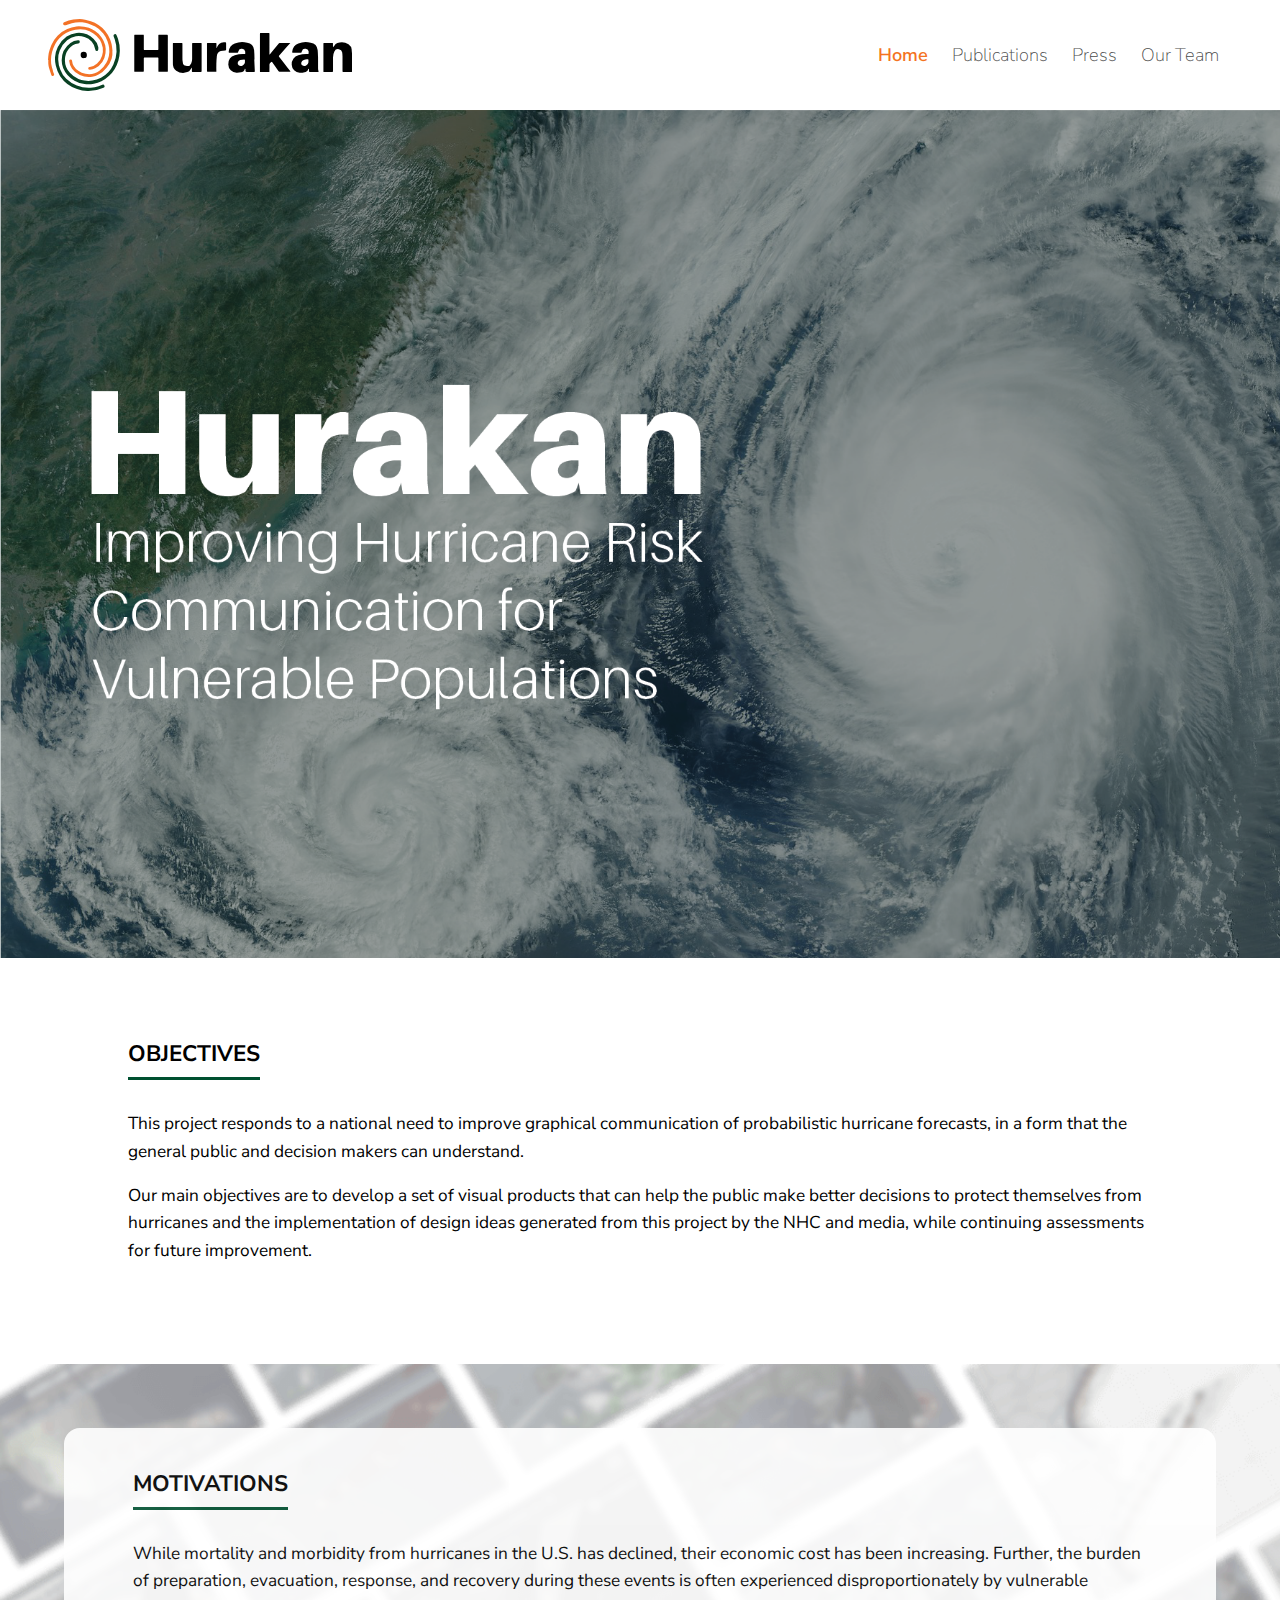
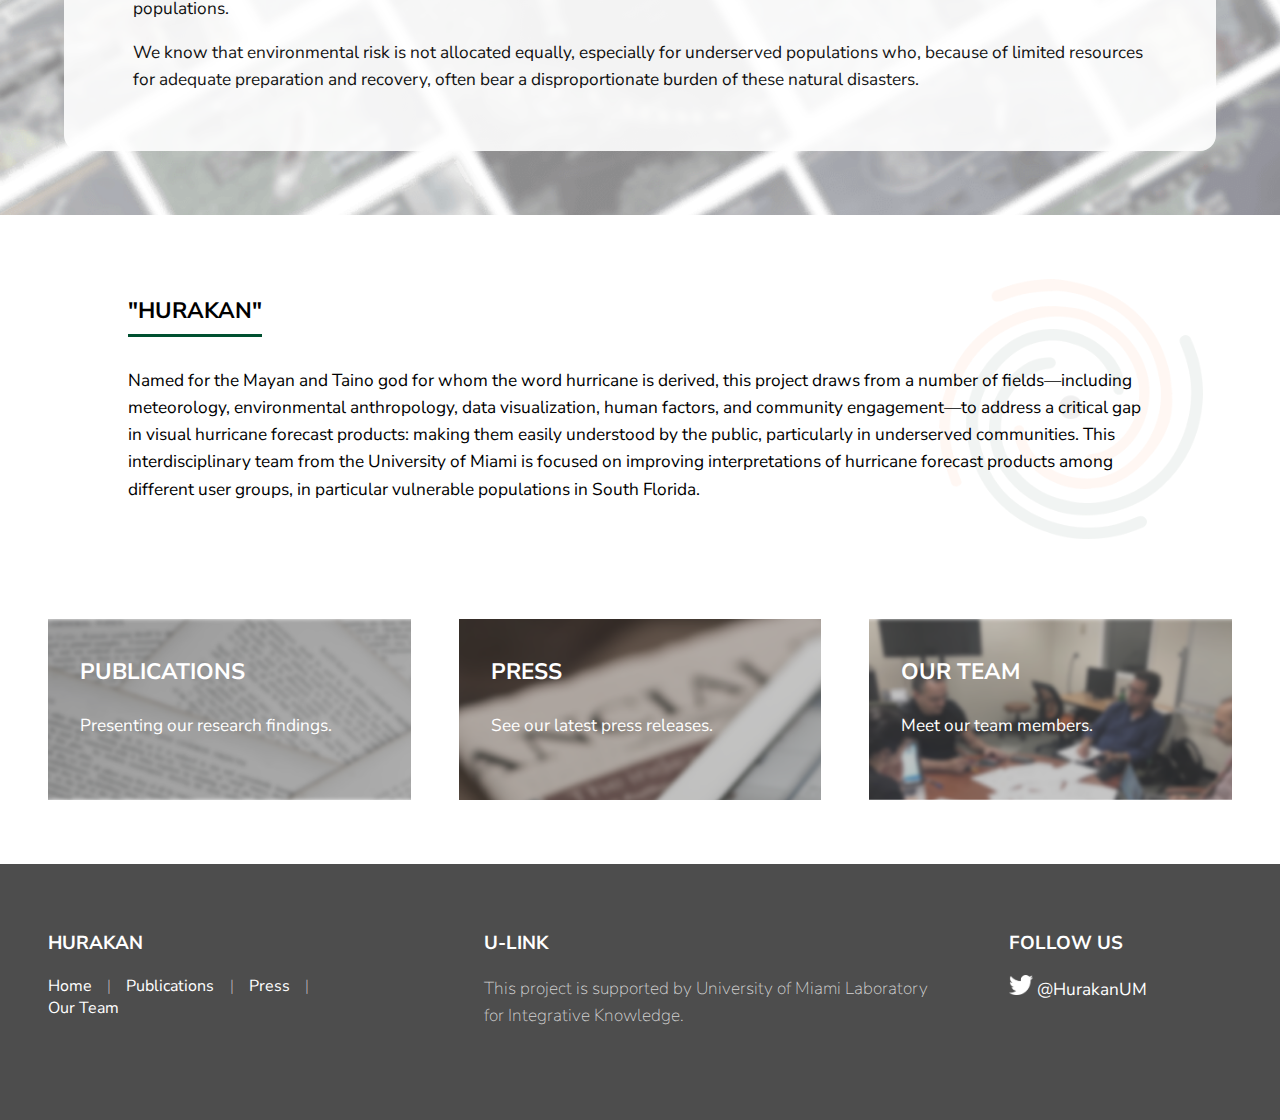
<file: index.html>
<!DOCTYPE html>
<html lang="en" dir="ltr">
  <head>
    <meta charset="utf-8">
    <meta name="viewport" content="width=device-width initial-scale=1">
    <title>Hurakan</title>
    <link rel="stylesheet" href="css/style.css"/>
  </head>
  <body>
    <header>
      <a href="index.html"><img src="assets/logo.png" alt="Hurakan Logo" srcset="assets/logo.svg"></img></a>
      <nav>
        <label for="toggle">&#9776;</label>
        <input type="checkbox" id="toggle"/>
        <ul class="menu">
          <li><a href="index.html" id="menu_home">Home</a></li>
          <li><a href="publications.html">Publications</a></li>
          <li><a href="press.html">Press</a></li>
          <li><a href="team.html">Our Team</a></li>
        </ul>
      </nav>
    </header>
    <main>
      <section id="section_home-banner">
      </section>
      <section class="c_section_home-content">
        <article class="c_article-allcontent">
          <h1 class="c_section-title">OBJECTIVES</h1>
          <p>
            This project responds to a national need to improve graphical communication of probabilistic
            hurricane forecasts, in a form that the general public and decision makers can understand.
          </p>
          <p>
            Our main objectives are to develop a set of visual products that can help the public make better
            decisions to protect themselves from hurricanes and the implementation of design ideas generated from this project by the NHC and media,
            while continuing assessments for future improvement.
          </p>
        </article>
      </section>
      <section class="c_section_home-content" id="section_motivations-bg">
        <article id="article_motivations" class="c_article-allcontent">
          <h1 class="c_section-title">MOTIVATIONS</h1>
          <p>
            While mortality and morbidity from hurricanes in the U.S. has declined, their economic cost has been increasing.
            Further, the burden of preparation, evacuation, response, and recovery during these events is often experienced disproportionately
            by vulnerable populations.
          </p>
          <p>
            We know that environmental risk is not allocated equally, especially for underserved populations who, because of limited resources for adequate
            preparation and recovery, often bear a disproportionate burden of these natural disasters.
          </p>
        </article>
      </section>
      <section class="c_section_home-content">
        <article id="article_hurakan-bg" class="c_article-allcontent">
          <h1 class="c_section-title">"HURAKAN"</h1>
          <p>
            Named for the Mayan and Taino god for whom the word hurricane is derived, this project draws from a number of fields—including meteorology,
            environmental anthropology, data visualization, human factors, and community engagement—to address a critical gap in visual hurricane forecast
            products: making them easily understood by the public, particularly in underserved communities. This interdisciplinary team from the University
            of Miami is focused on improving interpretations of hurricane forecast products among different user groups, in particular vulnerable populations in South Florida.
          </p>
        </article>
      </section>
      <section id="section_home-bottom-links">
        <article class="c_home-bottom-links" id="home_bottom_link_pub">
          <a href="publications.html">
            <h1>PUBLICATIONS</h1>
            <p>Presenting our research findings.</p>
          </a>
        </article>
        <article class="c_home-bottom-links" id="home_bottom_link_press">
          <a href="press.html">
            <h1>PRESS</h1>
            <p>See our latest press releases.</p>
          </a>
        </article>
        <article class="c_home-bottom-links" id="home_bottom_link_team">
          <a href="team.html">
            <h1>OUR TEAM</h1>
            <p>Meet our team members.</p>
          </a>
        </article>
      </section>
    </main>
    <footer>
      <section>
        <article>
          <h3>HURAKAN</h3>
            <nav>
              <ul>
                <li><a href="index.html">Home</a></li>
                <li class="c_footer-menu-separtor">|</li>
                <li><a href="publications.html">Publications</a></li>
                <li class="c_footer-menu-separtor">|</li>
                <li><a href="press.html">Press</a></li>
                <li class="c_footer-menu-separtor">|</li>
                <li><a href="team.html">Our Team</a></li>
              </ul>
            </nav>
        </article>
      </section>
      <section>
        <article>
          <h3>U-LINK</h3>
          <p id="footer_u-link-content">This project is supported by University of Miami
            Laboratory for Integrative Knowledge.
          </p>
        </article>
      </section>
      <section>
        <article>
          <h3>FOLLOW US</h3>
          <div id="div-twitter">
            <img src="assets/twitterlogo.png" alt="twitter logo"></img>
            <p id="twitter-link">
                <a href="https://twitter.com/HurakanUM">@HurakanUM</a>
            </p>
          </div>
        </article>
      </section>
    </footer>
  </body>
</html>
</file>
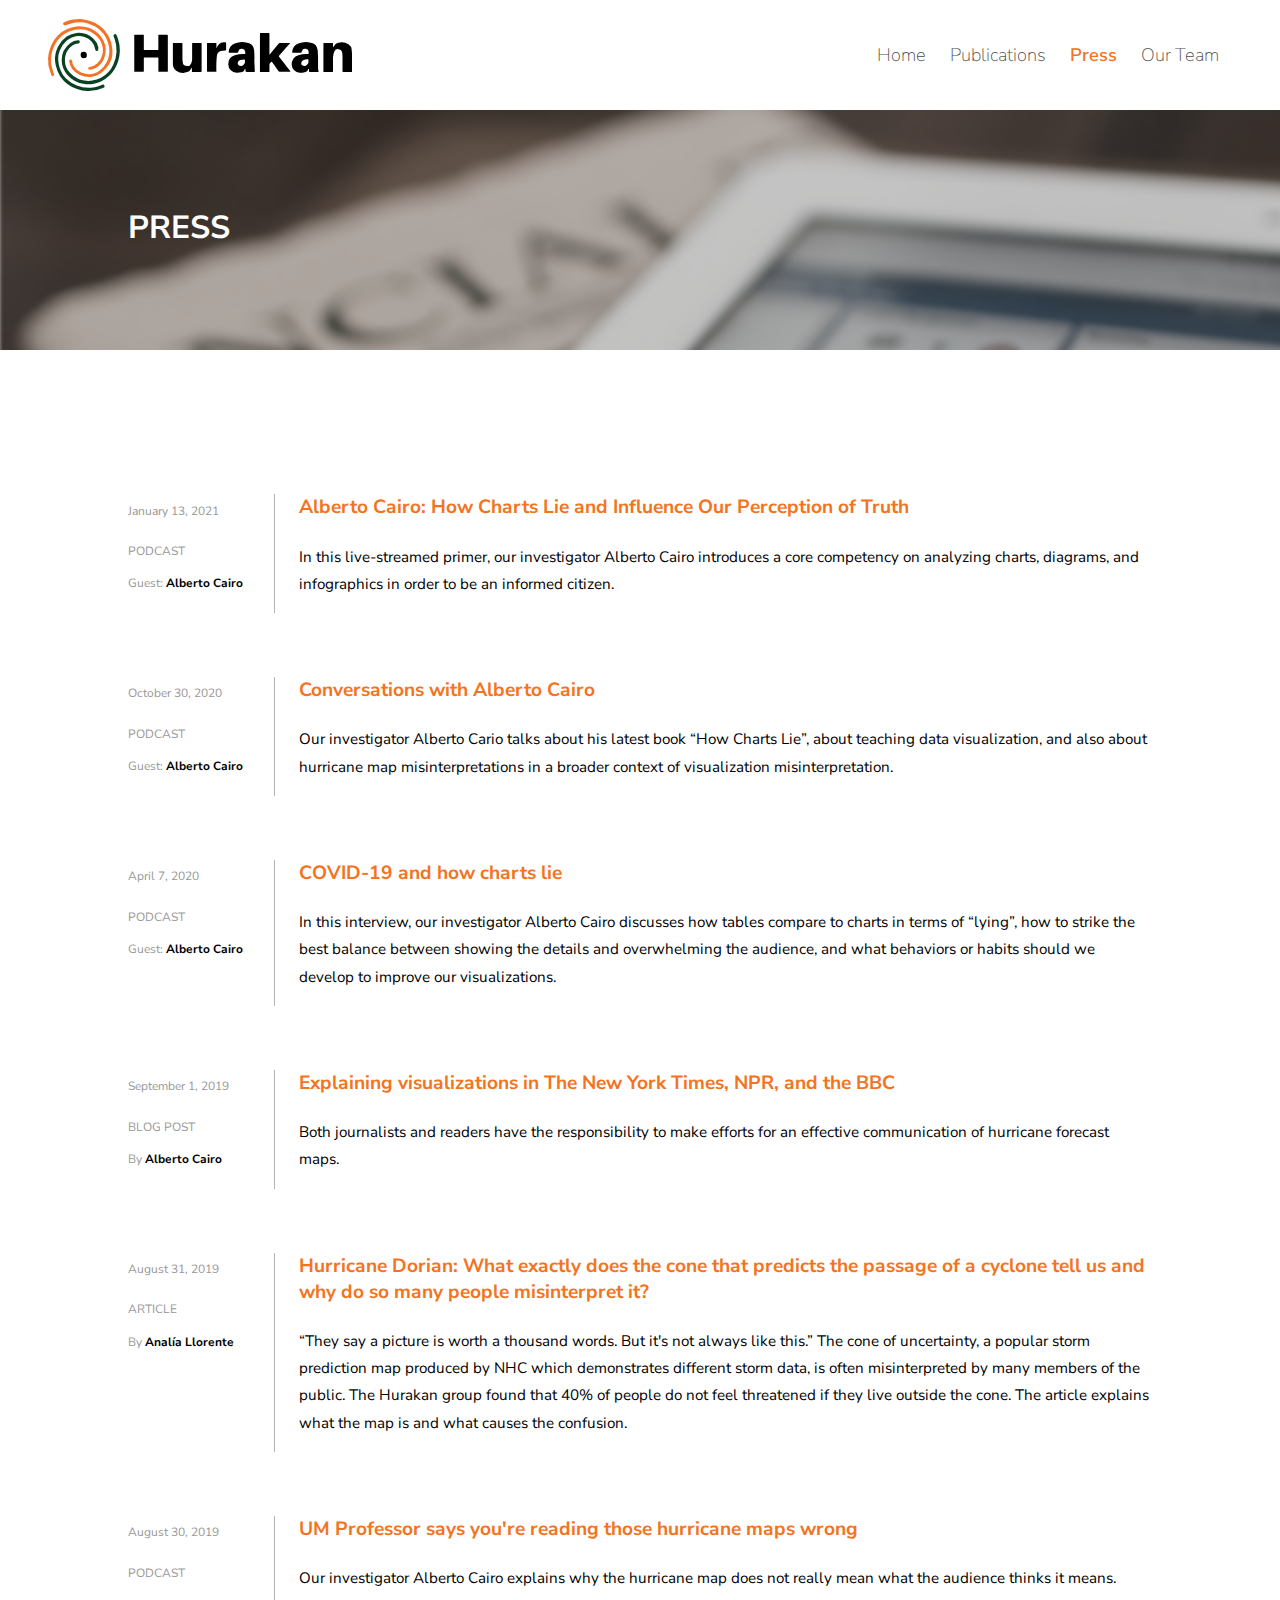
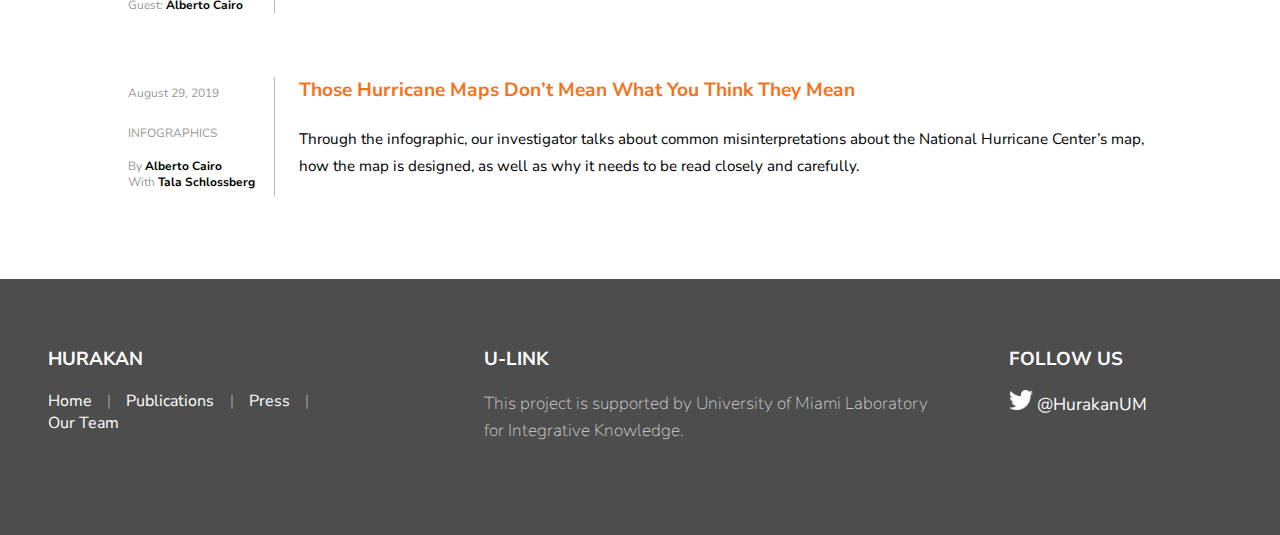
<file: press.html>
<!DOCTYPE html>
<html lang="en" dir="ltr">
  <head>
    <meta charset="utf-8">
    <meta name="viewport" content="width=device-width initial-scale=1">
    <title>Hurakan Press</title>
    <link rel="stylesheet" href="css/style.css"/>
  </head>
  <body>
    <header>
      <a href="index.html"><img src="assets/logo.png" alt="Hurakan Logo" srcset="assets/logo.svg"></img></a>
      <nav>
        <label for="toggle">&#9776;</label>
        <input type="checkbox" id="toggle"/>
        <ul class="menu">
          <li><a href="index.html">Home</a></li>
          <li><a href="publications.html">Publications</a></li>
          <li><a href="press.html" id="menu_press">Press</a></li>
          <li><a href="team.html">Our Team</a></li>
        </ul>
      </nav>
    </header>
    <main>
      <section class="section_subpage-banner" id="press_subpage-banner">
        <h1>PRESS</h1>
      </section>
      <section class="c_article-allcontent c_section_home-content">
        <article class="c_section_press">
          <div class="c_press_metadata">
            <div class="c_press_metadata_date">
              <p >January 13, 2021</p>
            </div>
            <div class="c_press_metadata_type">
              <p>PODCAST</p>
            </div>
            <div class="c_press_metadata_author">
              <p>Guest: <strong>Alberto Cairo</strong></p>
            </div>
          </div>
          <div>
            <h2 class="c_press_title">
              <a href="https://scienceths.libsyn.com/website/118-alberto-cairo-how-charts-lie-and-influence-our-perception-of-truth" class="c_link-pub">
                Alberto Cairo: How Charts Lie and Influence Our Perception of Truth
              </a>
            </h2>
            <p>
              In this live-streamed primer, our investigator Alberto Cairo introduces a core competency on analyzing charts, diagrams,
              and infographics in order to be an informed citizen.
            </p>
          </div>
        </article>

        <article class="c_section_press">
          <div class="c_press_metadata">
            <div class="c_press_metadata_date">
              <p >October 30, 2020</p>
            </div>
            <div class="c_press_metadata_type">
              <p>PODCAST</p>
            </div>
            <div class="c_press_metadata_author">
              <p>Guest: <strong>Alberto Cairo</strong></p>
            </div>
          </div>
          <div>
            <h2 class="c_press_title">
              <a href="http://anticast.com.br/2020/10/visualmente/conversas-com-alberto-cairo-vm-159/" class="c_link-pub">
                Conversations with Alberto Cairo
              </a>
            </h2>
            <p>Our investigator Alberto Cario talks about his latest book “How Charts Lie”, about teaching data visualization,
              and also about hurricane map misinterpretations in a broader context of visualization misinterpretation.</p>
          </div>
        </article>

        <article class="c_section_press">
          <div class="c_press_metadata">
            <div class="c_press_metadata_date">
              <p >April 7, 2020</p>
            </div>
            <div class="c_press_metadata_type">
              <p>PODCAST</p>
            </div>
            <div class="c_press_metadata_author">
              <p>Guest: <strong>Alberto Cairo</strong></p>
            </div>
          </div>
          <div>
            <h2 class="c_press_title">
              <a href="https://theeffectivestatistician.com/covid-19-and-how-charts-lie/" class="c_link-pub">
                COVID-19 and how charts lie
              </a>
            </h2>
            <p>In this interview, our investigator Alberto Cairo discusses how tables compare to charts in terms of “lying”, how to strike the best
              balance between showing the details and overwhelming the audience, and what behaviors or habits should we develop to improve our visualizations.
            </p>
          </div>
        </article>

        <article class="c_section_press">
          <div class="c_press_metadata">
            <div class="c_press_metadata_date">
              <p >September 1, 2019</p>
            </div>
            <div class="c_press_metadata_type">
              <p>BLOG POST</p>
            </div>
            <div class="c_press_metadata_author">
              <p>By <strong>Alberto Cairo</strong></p>
            </div>
          </div>
          <div>
            <h2 class="c_press_title">
              <a href="http://www.thefunctionalart.com/2019/09/explaining-visualizations-in-new-york.html" class="c_link-pub">
                Explaining visualizations in The New York Times, NPR, and the BBC
              </a>
            </h2>
            <p>Both journalists and readers have the responsibility to make efforts for an effective communication of hurricane forecast maps.</p>
          </div>
        </article>

        <article class="c_section_press">
          <div class="c_press_metadata">
            <div class="c_press_metadata_date">
              <p >August 31, 2019</p>
            </div>
            <div class="c_press_metadata_type">
              <p>ARTICLE</p>
            </div>
            <div class="c_press_metadata_author">
              <p>By <strong>Analía Llorente</strong></p>
            </div>
          </div>
          <div>
            <h2 class="c_press_title">
              <a href="https://www.bbc.com/mundo/noticias-49532705" class="c_link-pub">
                Hurricane Dorian: What exactly does the cone that predicts the passage of a cyclone tell us and why do so many people misinterpret it?
              </a>
            </h2>
            <p>“They say a picture is worth a thousand words. But it's not always like this.” The cone of uncertainty, a popular storm prediction map
              produced by NHC which demonstrates different storm data, is often misinterpreted by many members of the public. The Hurakan group found that 40% of people do not feel threatened if they live outside the cone.
              The article explains what the map is and what causes the confusion.</p>
          </div>
        </article>

        <article class="c_section_press">
          <div class="c_press_metadata">
            <div class="c_press_metadata_date">
              <p >August 30, 2019</p>
            </div>
            <div class="c_press_metadata_type">
              <p>PODCAST</p>
            </div>
            <div class="c_press_metadata_author">
              <p>Guest: <strong>Alberto Cairo</strong></p>
            </div>
          </div>
          <div>
            <h2 class="c_press_title">
              <a href="https://soundcloud.com/wlrn/544pm-um-professor-says-youre-reading-those-hurricane-maps-wrong" class="c_link-pub">
                UM Professor says you're reading those hurricane maps wrong</a>
              </h2>
            <p>Our investigator Alberto Cairo explains why the hurricane map does not really mean what the audience thinks it means.</p>
            <p class="c_press-link">

            </p>
          </div>
        </article>

        <article class="c_section_press">
          <div class="c_press_metadata">
            <div class="c_press_metadata_date">
              <p >August 29, 2019</p>
            </div>
            <div class="c_press_metadata_type">
              <p>INFOGRAPHICS</p>
            </div>
            <div class="c_press_metadata_author">
              <p>By <strong>Alberto Cairo</strong></p>
              <p> With <strong>Tala Schlossberg</strong></p>
            </div>
          </div>
          <div>
            <h2 class="c_press_title">
              <a href="https://www.nytimes.com/interactive/2019/08/29/opinion/hurricane-dorian-forecast-map.html" class="c_link-pub">
                Those Hurricane Maps Don’t Mean What You Think They Mean
              </a>
            </h2>
            <p>Through the infographic, our investigator talks about common misinterpretations about the National Hurricane Center’s map, how the map is designed, as well as why it needs to be read closely and carefully.</p>
          </div>
        </article>

      </section>
    </main>

    <footer>
      <section>
        <article>
          <h3>HURAKAN</h3>
            <nav>
              <ul>
                <li><a href="index.html">Home</a></li>
                <li class="c_footer-menu-separtor">|</li>
                <li><a href="publications.html">Publications</a></li>
                <li class="c_footer-menu-separtor">|</li>
                <li><a href="press.html">Press</a></li>
                <li class="c_footer-menu-separtor">|</li>
                <li><a href="team.html">Our Team</a></li>
              </ul>
            </nav>
        </article>
      </section>
      <section>
        <article>
          <h3>U-LINK</h3>
          <p id="footer_u-link-content">This project is supported by University of Miami
            Laboratory for Integrative Knowledge.
          </p>
        </article>
      </section>
      <section>
        <article>
          <h3>FOLLOW US</h3>
          <div id="div-twitter">
            <img src="assets/twitterlogo.png" alt="twitter logo"></img>
            <p id="twitter-link">
                <a href="https://twitter.com/HurakanUM">@HurakanUM</a>
            </p>
          </div>
        </article>
      </section>
    </footer>
  </body>
</html>
</file>
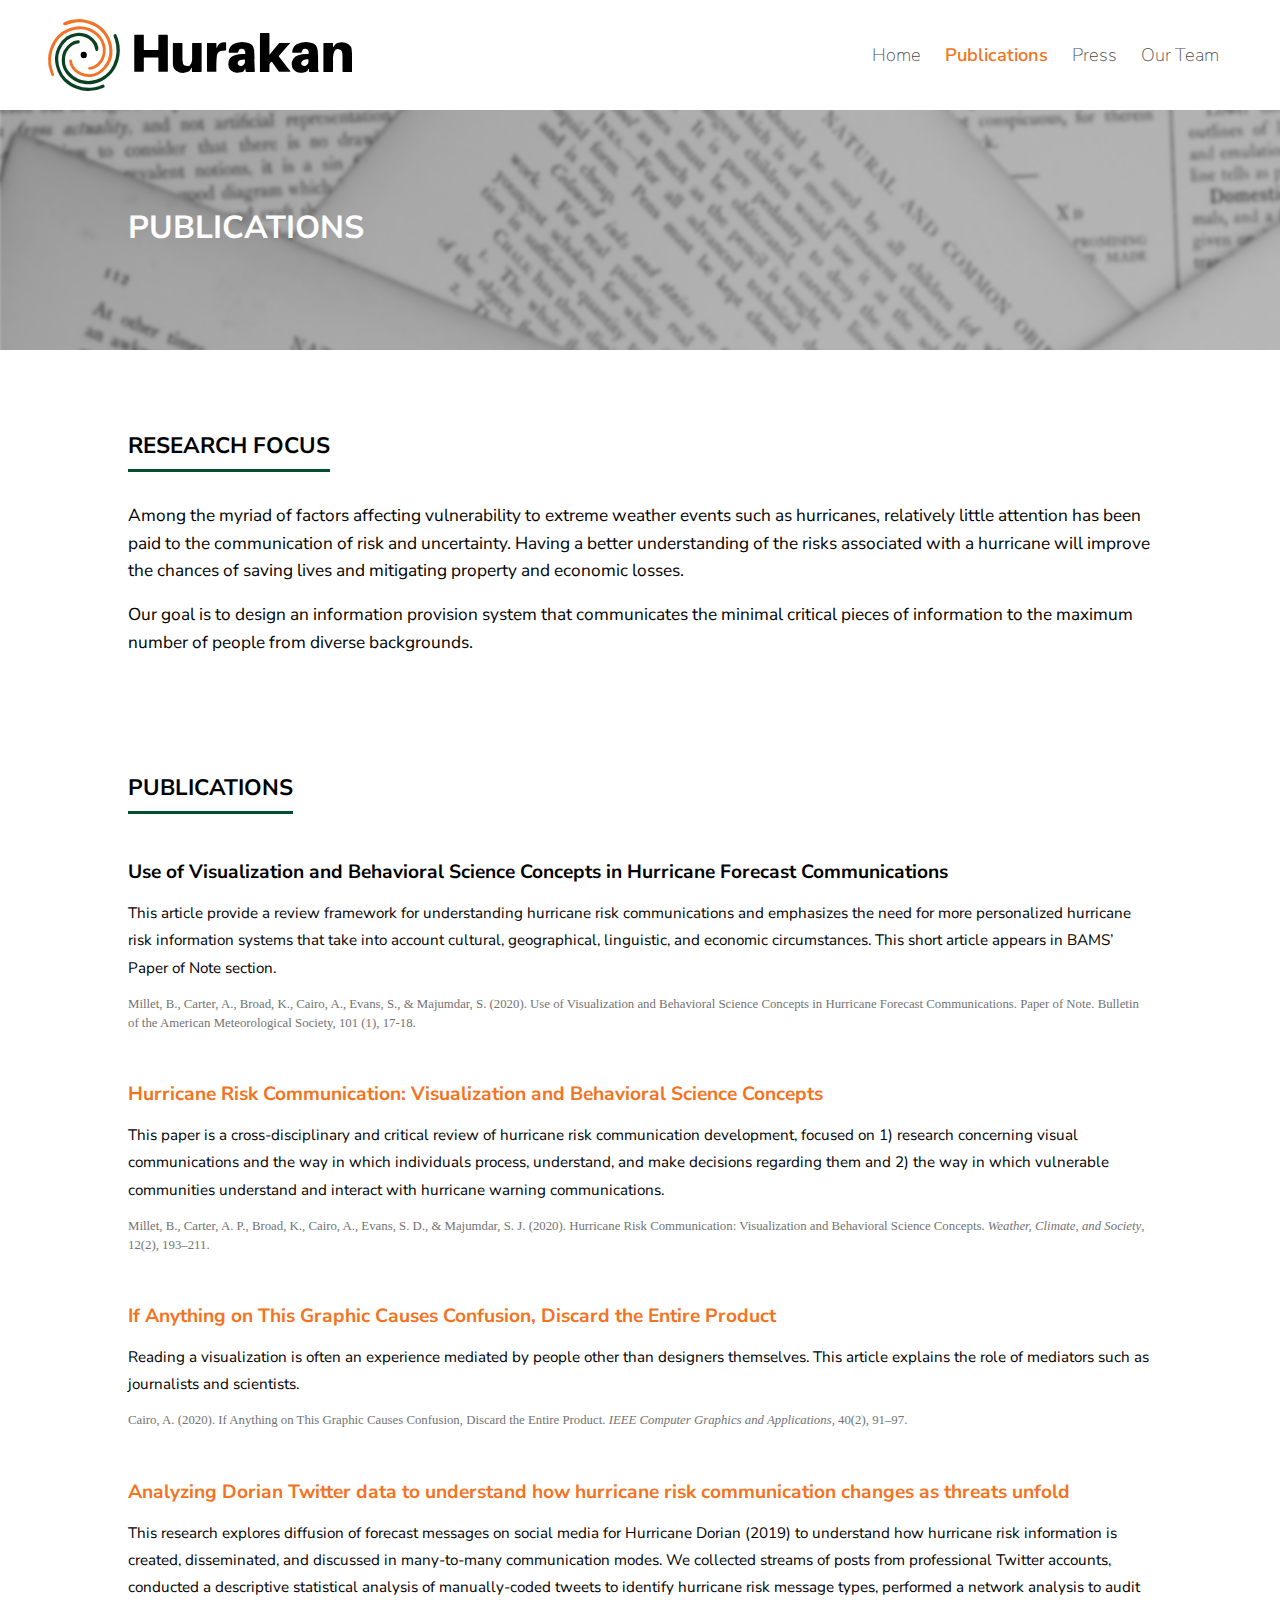
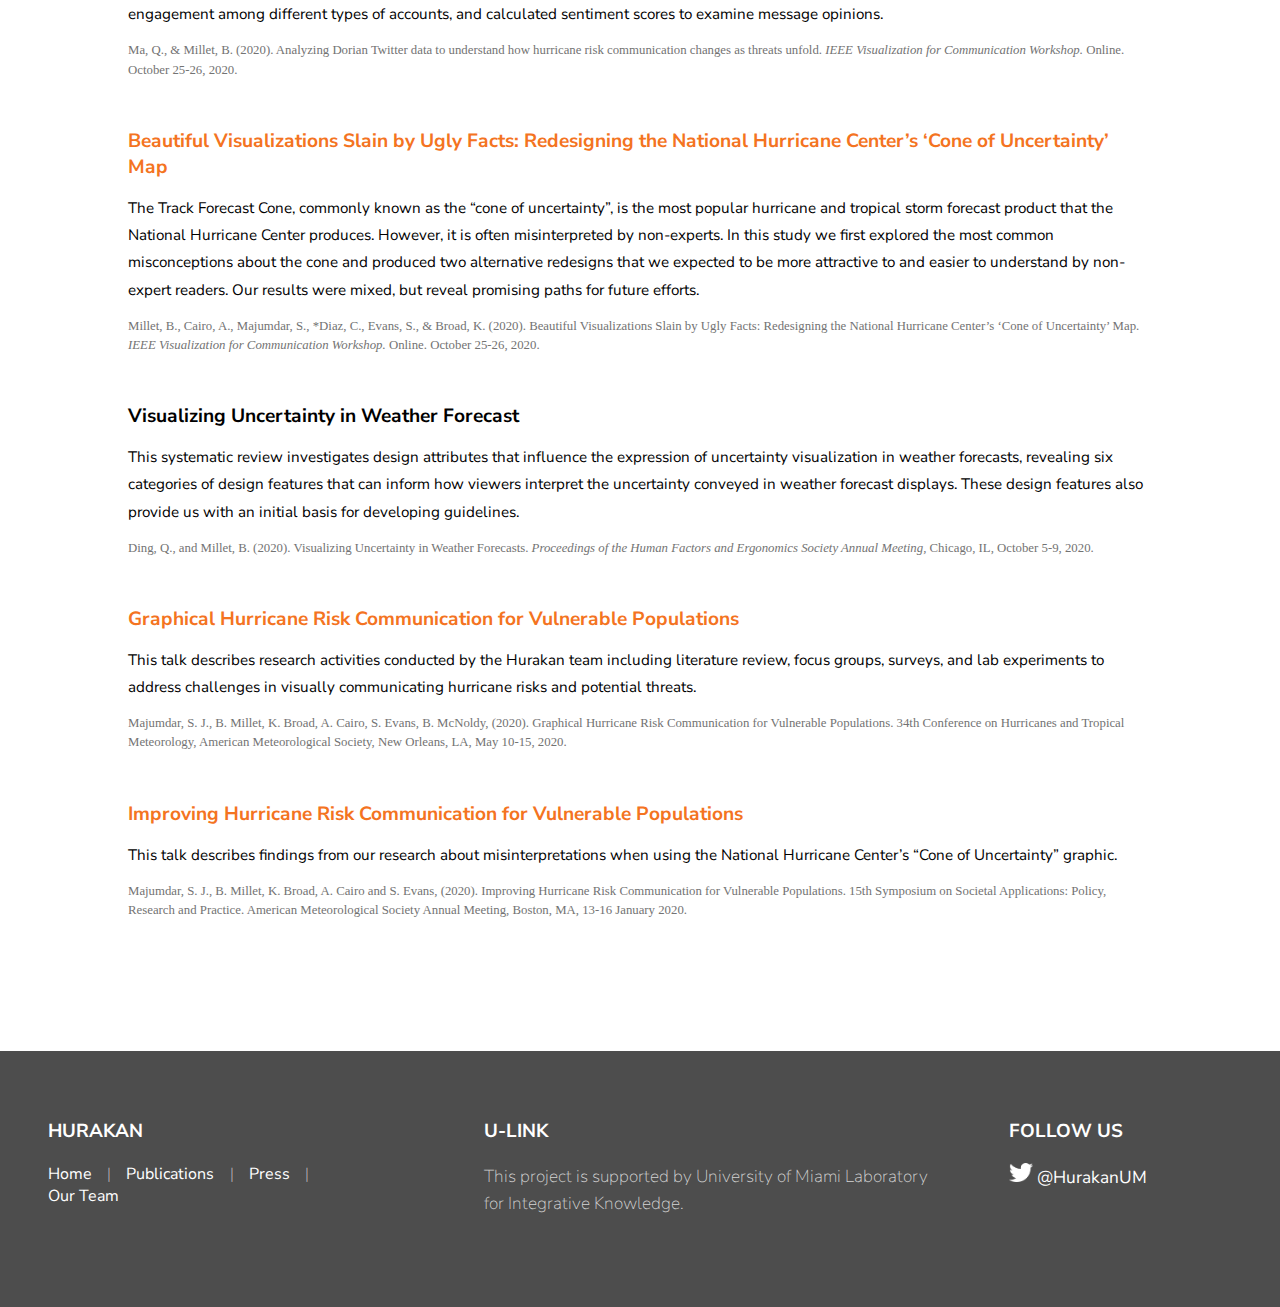
<file: publications.html>
<!DOCTYPE html>
<html lang="en" dir="ltr">
  <head>
    <meta charset="utf-8">
    <meta name="viewport" content="width=device-width initial-scale=1">
    <title>Hurakan Publications</title>
    <link rel="stylesheet" href="css/style.css"/>
  </head>
  <body>
    <header>
      <a href="index.html"><img src="assets/logo.png" alt="Hurakan Logo" srcset="assets/logo.svg"></img></a>
      <nav>
        <label for="toggle">&#9776;</label>
        <input type="checkbox" id="toggle"/>
        <ul class="menu">
          <li><a href="index.html">Home</a></li>
          <li><a href="publications.html" id="menu_pub">Publications</a></li>
          <li><a href="press.html">Press</a></li>
          <li><a href="team.html">Our Team</a></li>
        </ul>
      </nav>
    </header>

    <main>
      <section class="section_subpage-banner" id="pub_subpage-banner">
        <h1>PUBLICATIONS</h1>
      </section>
      <section class="c_section_home-content">
        <article class="c_article-allcontent">
          <h1 class="c_section-title">RESEARCH FOCUS</h1>
          <p>
            Among the myriad of factors affecting vulnerability to extreme weather events such as hurricanes, relatively little attention
            has been paid to the communication of risk and uncertainty. Having a better understanding of the risks associated with a hurricane
            will improve the chances of saving lives and mitigating property and economic losses.
          </p>
          <p>
            Our goal is to design an information provision system that communicates the minimal critical pieces of information to the maximum number
            of people from diverse backgrounds.
          </p>
        </article>
      </section>
      <section class="c_article-allcontent c_section_home-content">
          <h1 class="c_section-title">PUBLICATIONS</h1>
          <!-- journal -->
          <article>
            <h2 class="c_pub-title">
              <a>
               Use of Visualization and Behavioral Science Concepts in Hurricane Forecast Communications
              </a>
            </h2>
            <p>
              This article provide a review framework for understanding hurricane risk communications and
              emphasizes the need for more personalized hurricane risk information systems that take into account cultural,
              geographical, linguistic, and economic circumstances. This short article appears in BAMS’ Paper of Note section.
            </p>
            <p class="c_pub-reference">
              Millet, B., Carter, A., Broad, K., Cairo, A., Evans, S., & Majumdar, S. (2020). Use of Visualization and Behavioral Science Concepts in Hurricane Forecast Communications.
              Paper of Note. Bulletin of the American Meteorological Society, 101 (1), 17-18.
            </p>
          </article>
          <!--journal -->
          <article>
            <h2 class="c_pub-title">
              <a class="c_link-pub" href="https://journals.ametsoc.org/doi/abs/10.1175/WCAS-D-19-0011.1">
                Hurricane Risk Communication: Visualization and Behavioral Science Concepts
              </a>
            </h2>
            <p>
              This paper is a cross-disciplinary and critical review of hurricane risk communication development, focused on  1) research concerning visual communications and
              the way in which individuals process, understand, and make decisions regarding them and 2) the way in which vulnerable communities understand and interact with
              hurricane warning communications.
            </p>
            <p class="c_pub-reference">
              Millet, B., Carter, A. P., Broad, K., Cairo, A., Evans, S. D., & Majumdar, S. J. (2020). Hurricane Risk Communication:
              Visualization and Behavioral Science Concepts. <em>Weather, Climate, and Society</em>, 12(2), 193–211.
            </p>
          </article>
          <!--journal -->
          <article>
            <h2 class="c_pub-title">
              <a class="c_link-pub" href="https://ieeexplore.ieee.org/document/9020215">
                If Anything on This Graphic Causes Confusion, Discard the Entire Product
              </a>
            </h2>
            <p>
              Reading a visualization is often an experience mediated by people other than designers themselves. This article explains the role of
              mediators such as journalists and scientists.
            </p>
            <p class="c_pub-reference">
              Cairo, A. (2020). If Anything on This Graphic Causes Confusion, Discard the Entire Product.
              <em>IEEE Computer Graphics and Applications</em>, 40(2), 91–97.
            </p>
          </article>
          <!-- conference -->
          <article>
            <h2 class="c_pub-title">
              <a class="c_link-pub" href="https://virtual.ieeevis.org/paper_w-comm-1028.html">
                Analyzing Dorian Twitter data to understand how hurricane risk communication changes as threats unfold
              </a>
            </h2>
            <p>
              This research explores diffusion of forecast messages on social media for Hurricane Dorian (2019) to understand how hurricane risk information is created, disseminated, and discussed in many-to-many
              communication modes. We collected streams of posts from professional Twitter accounts, conducted a descriptive statistical analysis of manually-coded tweets to identify hurricane risk message types,
              performed a network analysis to audit engagement among different types of accounts, and calculated sentiment scores to examine message opinions.
            </p>
            <p class="c_pub-reference">
              Ma, Q., & Millet, B. (2020). Analyzing Dorian Twitter data to understand how hurricane risk communication changes as threats unfold.
              <em>IEEE Visualization for Communication Workshop.</em> Online. October 25-26, 2020.
          </article>
          <!-- conference -->
          <article>
            <h2 class="c_pub-title">
              <a class="c_link-pub" href="https://virtual.ieeevis.org/paper_w-comm-1023.html">
                Beautiful Visualizations Slain by Ugly Facts: Redesigning the National Hurricane Center’s ‘Cone of Uncertainty’ Map
              </a>
            </h2>
            <p>
              The Track Forecast Cone, commonly known as the “cone of uncertainty”, is the most popular hurricane and tropical storm forecast product that the
              National Hurricane Center produces. However, it is often misinterpreted by non-experts. In this study we first explored the most common misconceptions
              about the cone and produced two alternative redesigns that we expected to be more attractive to and easier to understand by non-expert readers. Our results were mixed,
              but reveal promising paths for future efforts.
            </p>
            <p class="c_pub-reference">
              Millet, B., Cairo, A., Majumdar, S., *Diaz, C., Evans, S., & Broad, K. (2020). Beautiful Visualizations Slain by Ugly Facts: Redesigning the National Hurricane Center’s ‘Cone of Uncertainty’ Map.
              <em>IEEE Visualization for Communication Workshop.</em> Online. October 25-26, 2020.
          </article>
          <!-- conference -->
          <article>
            <h2 class="c_pub-title">
              <a>
                Visualizing Uncertainty in Weather Forecast
              </a>
            </h2>
            <p>
              This systematic review investigates design attributes that influence the expression of uncertainty visualization in weather forecasts, revealing six categories of design
              features that can inform how viewers interpret the uncertainty conveyed in weather forecast displays. These design features also provide us with an initial basis for developing guidelines.
            </p>
            <p class="c_pub-reference">
              Ding, Q., and Millet, B. (2020). Visualizing Uncertainty in Weather Forecasts. <em>Proceedings of the Human Factors and Ergonomics Society Annual Meeting,</em>
              Chicago, IL, October 5-9, 2020.
          </article>
          <!-- conference -->
          <article>
            <h2 class="c_pub-title">
              <a class="c_link-pub" href="https://ams.confex.com/ams/34HURR/meetingapp.cgi/Paper/373385">
                Graphical Hurricane Risk Communication for Vulnerable Populations
              </a>
            </h2>
            <p>
              This talk describes research activities conducted by the Hurakan team including literature review, focus groups, surveys, and lab experiments to address challenges in
              visually communicating hurricane risks and potential threats.
            </p>
            <p class="c_pub-reference">
              Majumdar, S. J., B. Millet, K. Broad, A. Cairo, S. Evans, B. McNoldy, (2020). Graphical Hurricane Risk Communication for Vulnerable Populations. 34th Conference on Hurricanes
              and Tropical Meteorology, American Meteorological Society, New Orleans, LA, May 10-15, 2020.
          </article>
          <!--conference -->
          <article>
            <h2 class="c_pub-title">
              <a class="c_link-pub" href="https://ams.confex.com/ams/2020Annual/meetingapp.cgi/Paper/365581">
                 Improving Hurricane Risk Communication for Vulnerable Populations
              </a>
            </h2>
            <p>
              This talk describes findings from our research about misinterpretations when using the National Hurricane Center’s “Cone of Uncertainty” graphic.
            </p>
            <p class="c_pub-reference">
              Majumdar, S. J., B. Millet, K. Broad, A. Cairo and S. Evans, (2020). Improving Hurricane Risk Communication for Vulnerable Populations.
              15th Symposium on Societal Applications: Policy, Research and Practice. American Meteorological Society Annual Meeting, Boston, MA, 13-16 January 2020.
            </p>
          </article>
      </section>
    </main>

    <footer>
      <section>
        <article>
          <h3>HURAKAN</h3>
            <nav>
              <ul>
                <li><a href="index.html">Home</a></li>
                <li class="c_footer-menu-separtor">|</li>
                <li><a href="publications.html">Publications</a></li>
                <li class="c_footer-menu-separtor">|</li>
                <li><a href="press.html">Press</a></li>
                <li class="c_footer-menu-separtor">|</li>
                <li><a href="team.html">Our Team</a></li>
              </ul>
            </nav>
        </article>
      </section>
      <section>
        <article>
          <h3>U-LINK</h3>
          <p id="footer_u-link-content">This project is supported by University of Miami
            Laboratory for Integrative Knowledge.
          </p>
        </article>
      </section>
      <section>
        <article>
          <h3>FOLLOW US</h3>
          <div id="div-twitter">
            <img src="assets/twitterlogo.png" alt="twitter logo"></img>
            <p id="twitter-link">
                <a href="https://twitter.com/HurakanUM">@HurakanUM</a>
            </p>
          </div>
        </article>
      </section>
    </footer>
  </body>
</html>
</file>
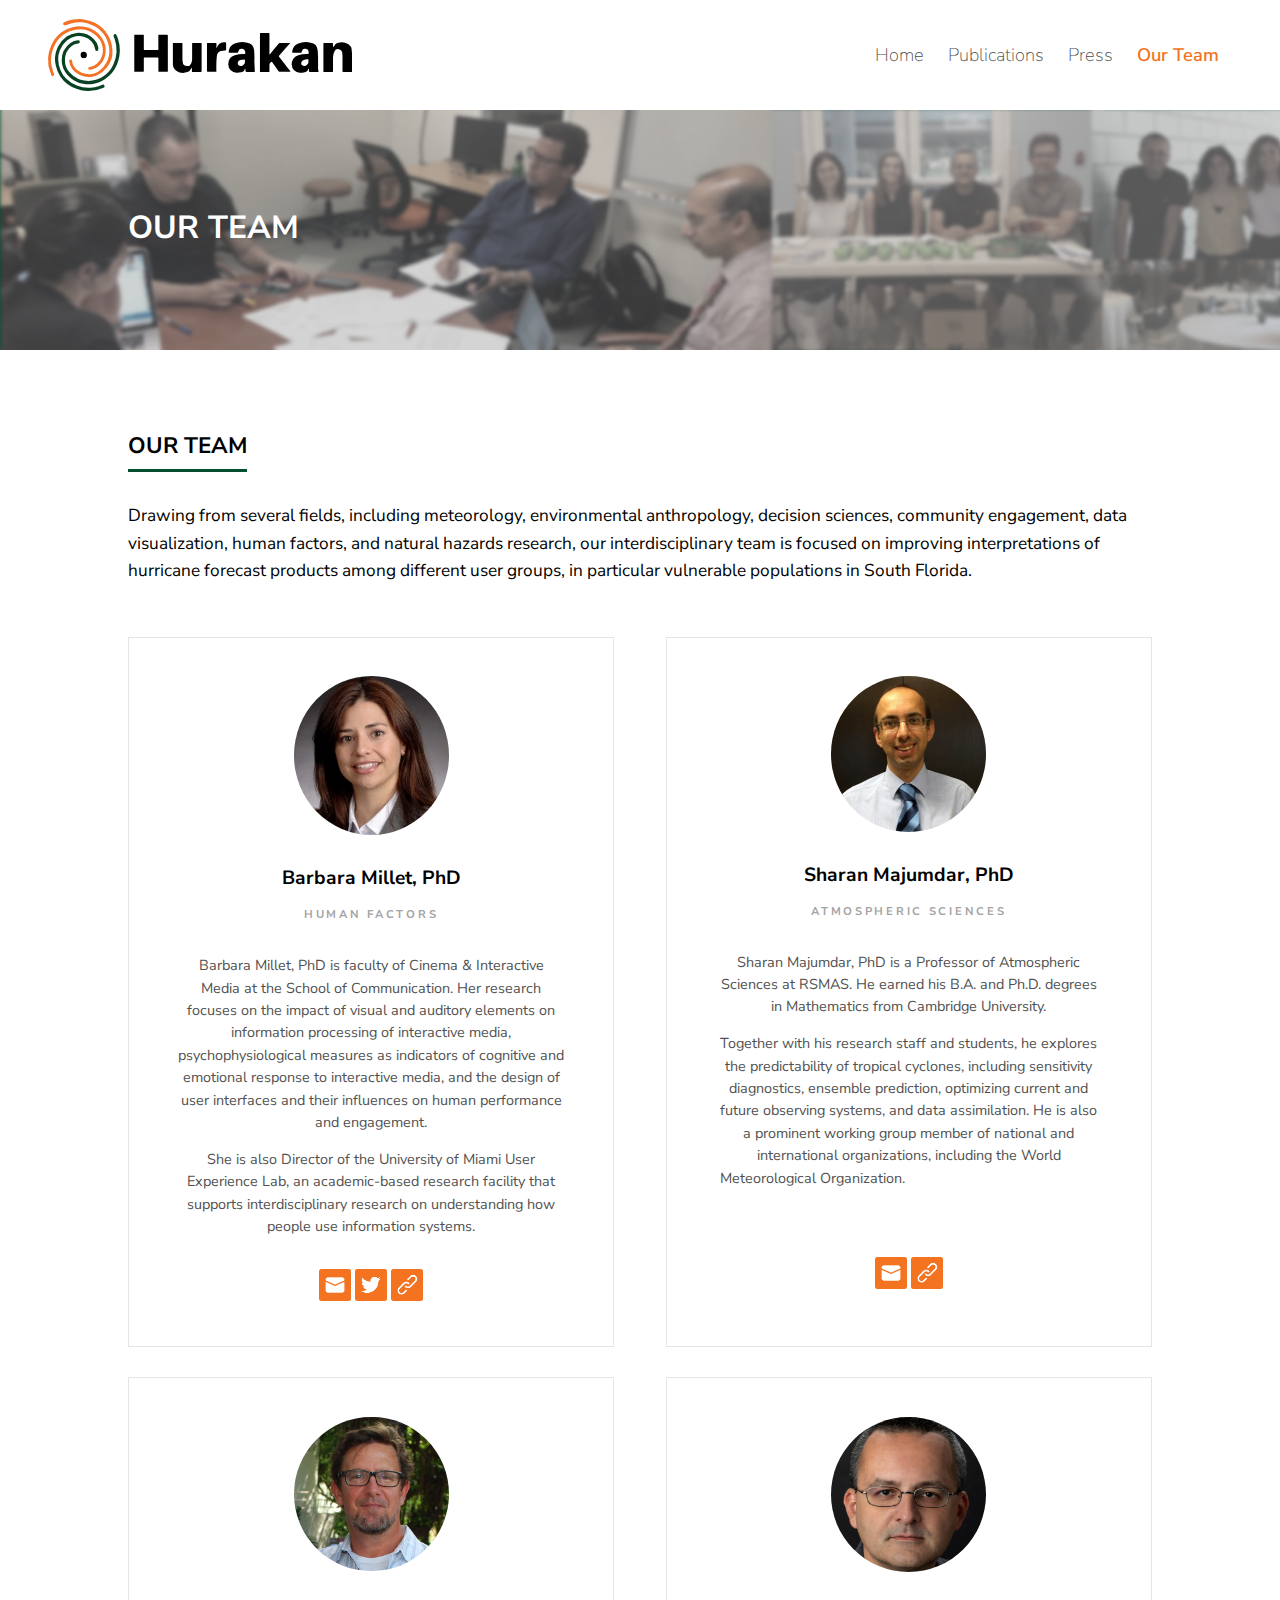
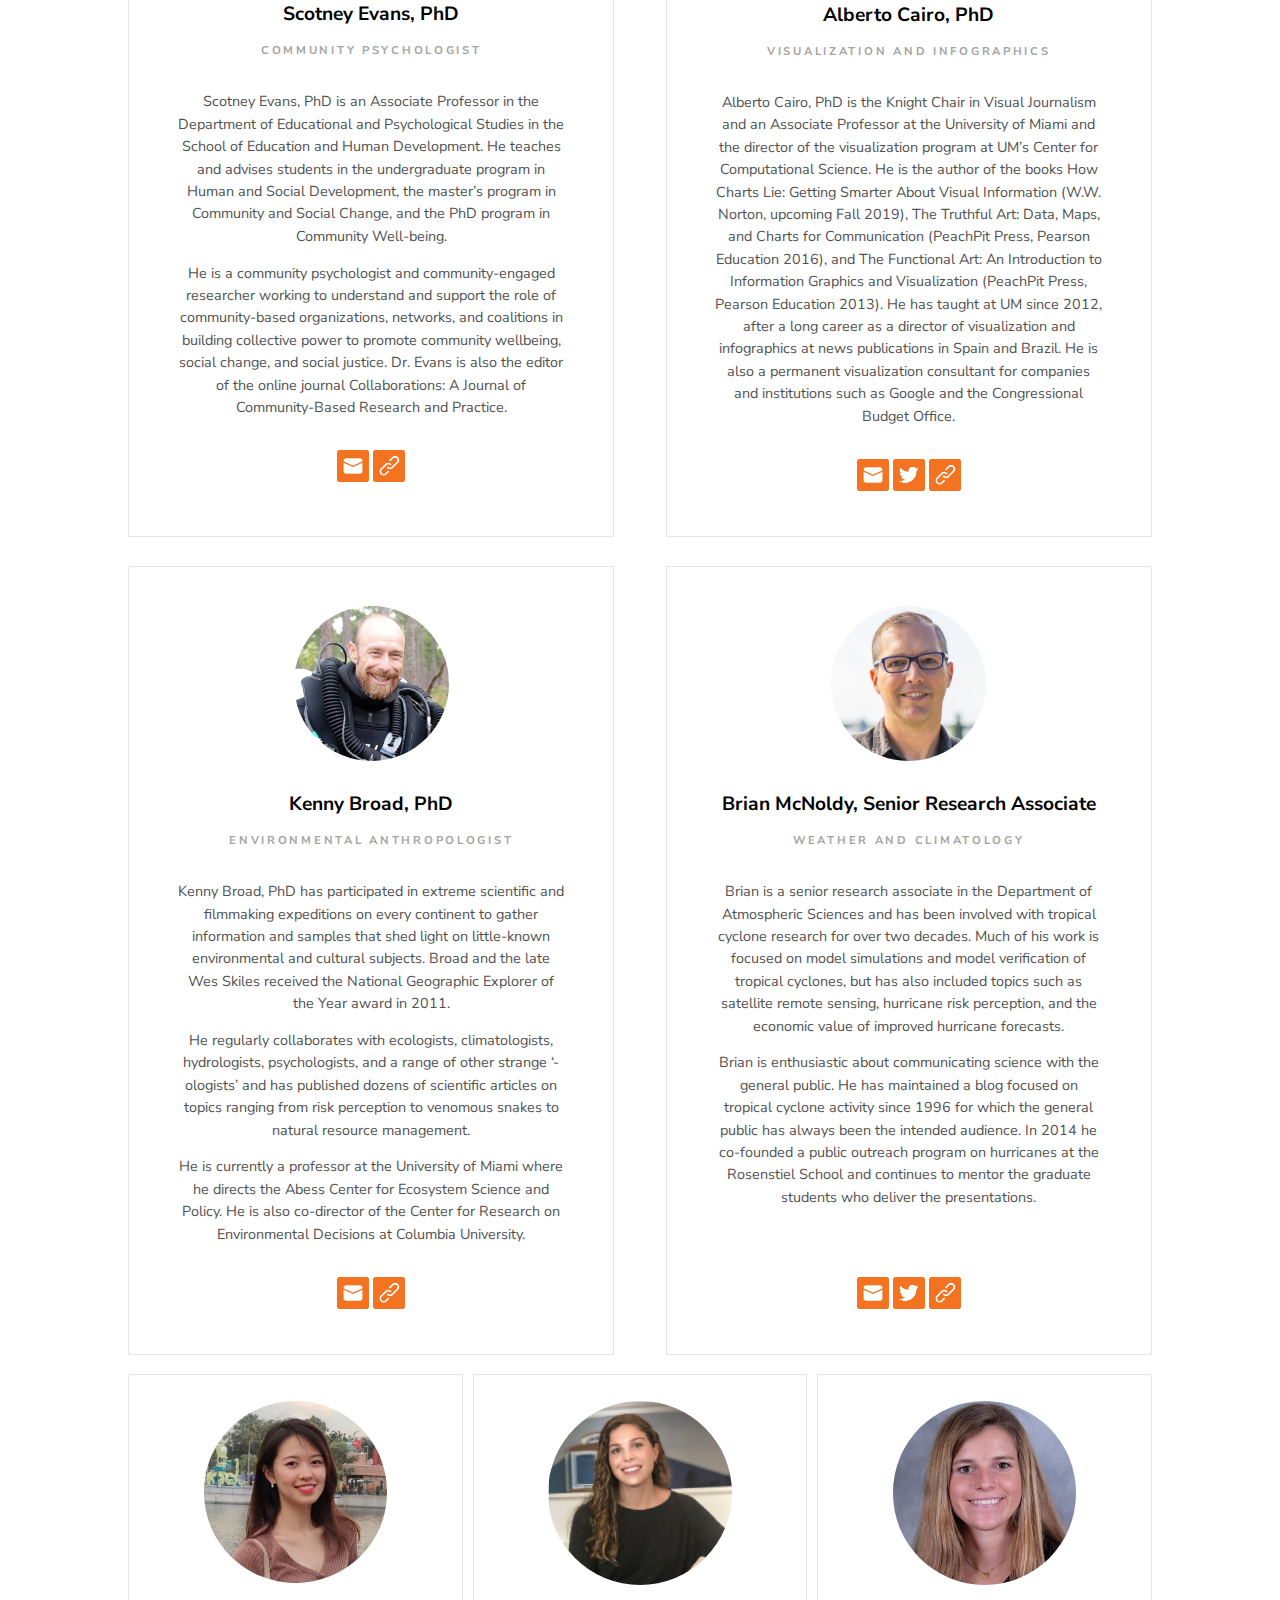
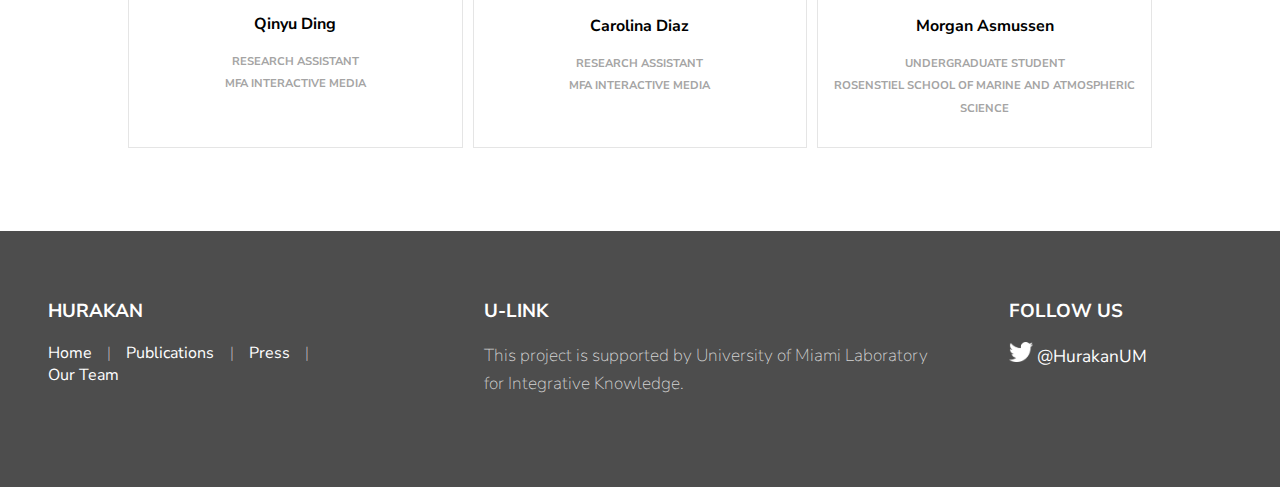
<file: team.html>
<!DOCTYPE html>
<html lang="en" dir="ltr">
<head>
  <meta charset="utf-8">
  <meta name="viewport" content="width=device-width initial-scale=1">
  <title>Hurakan Team</title>
  <link rel="stylesheet" href="css/style.css"/>
</head>
<body>
  <header>
    <a href="index.html"><img src="assets/logo.png" alt="Hurakan Logo" srcset="assets/logo.svg"></img></a>
    <nav>
      <label for="toggle">&#9776;</label>
      <input type="checkbox" id="toggle"/>
      <ul class="menu">
        <li><a href="index.html">Home</a></li>
        <li><a href="publications.html">Publications</a></li>
        <li><a href="press.html">Press</a></li>
        <li><a href="team.html" id="menu_team">Our Team</a></li>
      </ul>
    </nav>
  </header>
  <main>
    <section class="section_subpage-banner" id="team_subpage-banner">
      <h1>OUR TEAM</h1>
    </section>
    <section class="c_section_home-content">
      <article class="c_article-allcontent">
        <h1 class="c_section-title">OUR TEAM</h1>
        <p>
          Drawing from several fields, including meteorology, environmental anthropology, decision sciences, community engagement,
          data visualization, human factors, and natural hazards research, our interdisciplinary team is focused on improving interpretations of
          hurricane forecast products among different user groups, in particular vulnerable populations in South Florida.
        </p>
      </article>
    </section>
    <section class="c_article-allcontent c_section_team-members">
      <article class="c_article_team-member">
        <img class="c_img_team-member" alt="Barbara Millet's headshot" src="assets/millet.jpg"></img>
        <h2>Barbara Millet, PhD</h2>
        <h3>HUMAN FACTORS</h3>
        <div>
          <p>Barbara Millet, PhD is faculty of Cinema & Interactive Media at the School of Communication. Her research focuses on the impact of visual
            and auditory elements on information processing of interactive media, psychophysiological measures as indicators of cognitive and emotional
            response to interactive media, and the design of user interfaces and their influences on human performance and engagement.</p>
            <p>She is also Director of the University of Miami User Experience Lab, an academic-based research facility that supports interdisciplinary research
              on understanding how people use information systems.
            </p>
          </div>
          <div class="c_team-member-contact">
            <a href="mailto:b.millet@miami.edu" class="c_team-icon-mail"></a>
            <a href="https://twitter.com/bmilletUM" class="c_team-icon-twitter"></a>
            <a href="https://com.miami.edu/profile/barbara-millet" class="c_team-icon-website"></a>
          </div>
        </article>

        <article class="c_article_team-member">
          <img class="c_img_team-member" alt="Sharan Majumdar's headshot" src="assets/majumdar.png"></img>
          <h2>Sharan Majumdar, PhD</h2>
          <h3>ATMOSPHERIC SCIENCES</h3>
          <div>
            <p>Sharan Majumdar, PhD is a Professor of Atmospheric Sciences at RSMAS. He earned his B.A. and Ph.D. degrees in Mathematics from Cambridge University.</p>
            <p>Together with his research staff and students, he explores the predictability of tropical cyclones, including sensitivity diagnostics, ensemble prediction,
              optimizing current and future observing systems, and data assimilation. He is also a prominent working group member of national and international organizations,
              including the World Meteorological Organization.
              &nbsp&nbsp&nbsp&nbsp&nbsp&nbsp&nbsp&nbsp&nbsp&nbsp&nbsp&nbsp&nbsp&nbsp&nbsp
              &nbsp&nbsp&nbsp&nbsp&nbsp&nbsp&nbsp&nbsp&nbsp&nbsp&nbsp&nbsp&nbsp&nbsp&nbsp
              &nbsp&nbsp&nbsp&nbsp&nbsp&nbsp&nbsp&nbsp&nbsp&nbsp&nbsp&nbsp&nbsp&nbsp&nbsp
            </p>
            <br>
          </div>
          <div>
            <div class="c_team-member-contact">
              <a href="mailto:s.majumdar@miami.edu" class="c_team-icon-mail"></a>
              <a href="https://people.miami.edu/profile/s.majumdar@miami.edu" class="c_team-icon-website"></a>
            </div>
          </article>

          <article class="c_article_team-member">
            <img class="c_img_team-member" alt="Scotney Evans's headshot" src="assets/scotney.jpg"></img>
            <h2>Scotney Evans, PhD</h2>
            <h3>COMMUNITY PSYCHOLOGIST</h3>
            <div>
              <p>Scotney Evans, PhD is an Associate Professor in the Department of Educational and Psychological Studies in the School of Education and Human Development.
                He teaches and advises students in the undergraduate program in Human and Social Development, the master’s program in Community and Social Change, and the
                PhD program in Community Well-being.</p>
                <p>He is a community psychologist and community-engaged researcher working to understand and support the role of community-based organizations, networks, and
                  coalitions in building collective power to promote community wellbeing, social change, and social justice. Dr. Evans is also the editor of the online journal
                  Collaborations: A Journal of Community-Based Research and Practice.
                </p>
              </div>
              <div class="c_team-member-contact">
                <a href="mailto:s.evans4@miami.edu" class="c_team-icon-mail"></a>
                <a href="https://sites.education.miami.edu/faculty/scotney-evans/" class="c_team-icon-website"></a>
              </div>
            </article>

            <article class="c_article_team-member">
              <img class="c_img_team-member" alt="Alberto Cairo's headshot" src="assets/cairo.png"></img>
              <h2>Alberto Cairo, PhD</h2>
              <h3>VISUALIZATION AND INFOGRAPHICS</h3>
              <div>
                <p>Alberto Cairo, PhD is the Knight Chair in Visual Journalism and an Associate Professor at the University of Miami and the director of the visualization program at UM’s Center
                  for Computational Science. He is the author of the books How Charts Lie: Getting Smarter About Visual Information (W.W. Norton, upcoming Fall 2019), The Truthful Art: Data,
                  Maps, and Charts for Communication (PeachPit Press, Pearson Education 2016), and The Functional Art: An Introduction to Information Graphics and Visualization (PeachPit Press,
                  Pearson Education 2013). He has taught at UM since 2012, after a long career as a director of visualization and infographics at news publications in Spain and Brazil. He is also a
                  permanent visualization consultant for companies and institutions such as Google and the Congressional Budget Office.
                </p>

              </div>
              <div class="c_team-member-contact">
                <a href="mailto:alberto.cairo@gmail.com" class="c_team-icon-mail"></a>
                <a href="https://twitter.com/AlbertoCairo" class="c_team-icon-twitter"></a>
                <a href="http://www.thefunctionalart.com/" class="c_team-icon-website"></a>
              </div>
            </article>

            <article class="c_article_team-member">
              <img class="c_img_team-member" alt="Kenny Broad's headshot" src="assets/kenny.png"></img>
              <h2>Kenny Broad, PhD</h2>
              <h3>ENVIRONMENTAL ANTHROPOLOGIST</h3>
              <div class="c_div_team-member-intro c_div_team-member-intro-long">
                <p>Kenny Broad, PhD has participated in extreme scientific and filmmaking expeditions on every continent to gather information
                  and samples that shed light on little-known environmental and cultural subjects. Broad and the late Wes Skiles received the
                  National Geographic Explorer of the Year award in 2011.
                </p>
                <p>He regularly collaborates with ecologists, climatologists, hydrologists, psychologists, and a range of other strange ‘-ologists’
                  and has published dozens of scientific articles on topics ranging from risk perception to venomous snakes to natural resource
                  management.
                </p>
                <p>He is currently a professor at the University of Miami where he directs the Abess Center for Ecosystem Science and Policy. He is also
                  co-director of the Center for Research on Environmental Decisions at Columbia University.
                </p>
              </div>
              <div class="c_team-member-contact">
                <a href="mailto:kbroad@rsmas.miami.edu" class="c_team-icon-mail"></a>
                <a href="https://ccs.miami.edu/team_member/kenny-broad-phd/" class="c_team-icon-website"></a>
              </div>
            </article>

            <!-- Research Asociates-->
            <article class="c_article_team-member">
              <img class="c_img_team-member" alt="Brian McNoldy's headshot" src="assets/mcnoldy.jpg"></img>
              <h2>Brian McNoldy, Senior Research Associate</h2>
              <h3>WEATHER AND CLIMATOLOGY</h3>
              <div class="c_div_team-member-intro c_div_team-member-intro-long">
                <p>
                  Brian is a senior research associate in the Department of Atmospheric Sciences and has been involved with tropical cyclone research for over two decades.
                  Much of his work is focused on model simulations and model verification of tropical cyclones, but has also included topics such as satellite remote sensing,
                  hurricane risk perception, and the economic value of improved hurricane forecasts.
                </p>
                <p>Brian is enthusiastic about communicating science with the general public.
                  He has maintained a blog focused on tropical cyclone activity since 1996 for which the general public has always been the intended audience. In 2014 he co-founded
                  a public outreach program on hurricanes at the Rosenstiel School and continues to mentor the graduate students who deliver the presentations.
                </p>
                <br>
              </div>
              <div class="c_team-member-contact">
                <a href="mailto:bmcnoldy@miami.edu" class="c_team-icon-mail"></a>
                <a href="https://twitter.com/BMcNoldy" class="c_team-icon-twitter"></a>
                <a href="http://bmcnoldy.rsmas.miami.edu/" class="c_team-icon-website"></a>
              </div>
            </article>
          </section>
          <section class="c_article-allcontent c_section_team-students">
            <article class="c_article_team-member c_article_team-student">
              <img class="c_img_team-member" alt="Qinyu Ding's's headshot" src="assets/qinyu.jpg"></img>
              <h2>Qinyu Ding</h2>
              <h3>RESEARCH ASSISTANT<br>MFA INTERACTIVE MEDIA</h3>
            </article>
            <article class="c_article_team-member c_article_team-student">
              <img class="c_img_team-member" alt="Carolina Diaz's headshot" src="assets/carolina.png"></img>
              <h2>Carolina Diaz</h2>
              <h3>RESEARCH ASSISTANT<br>MFA INTERACTIVE MEDIA</h3>
            </article>
            <article class="c_article_team-member c_article_team-student">
              <img class="c_img_team-member" alt="Morgan Asmussen's headshot" src="assets/morgan.jpg"></img>
              <h2>Morgan Asmussen</h2>
              <h3>UNDERGRADUATE STUDENT<br>ROSENSTIEL SCHOOL OF MARINE AND ATMOSPHERIC SCIENCE</h3>
            </article>
          </section>

        </main>
        <footer>
          <section>
            <article>
              <h3>HURAKAN</h3>
              <nav>
                <ul>
                  <li><a href="index.html">Home</a></li>
                  <li class="c_footer-menu-separtor">|</li>
                  <li><a href="publications.html">Publications</a></li>
                  <li class="c_footer-menu-separtor">|</li>
                  <li><a href="press.html">Press</a></li>
                  <li class="c_footer-menu-separtor">|</li>
                  <li><a href="team.html">Our Team</a></li>
                </ul>
              </nav>
            </article>
          </section>
          <section>
            <article>
              <h3>U-LINK</h3>
              <p id="footer_u-link-content">This project is supported by University of Miami
                Laboratory for Integrative Knowledge.
              </p>
            </article>
          </section>
          <section>
            <article>
              <h3>FOLLOW US</h3>
              <div id="div-twitter">
                <img src="assets/twitterlogo.png" alt="twitter logo"></img>
                <p id="twitter-link">
                  <a href="https://twitter.com/HurakanUM">@HurakanUM</a>
                </p>
              </div>
            </article>
          </section>
        </footer>
      </body>
      </html>
</file>
<file: css/style.css>
@import url('https://fonts.googleapis.com/css?family=Nunito+Sans:200,200i,400,600,700,800&display=swap');
/* Home starts*/
.text-color-umOrange{
  color: #F47321;
}
.text-color-umGreen{
  color: #005030;
}

html{
  font-size: 16px;
  font-family: 'Nunito Sans', sans-serif;
}

body{
  margin:0;
}

h1{
  font-size: 1.4rem;
  font-weight: 700;
  margin:0;
  padding-bottom:0.5rem;
  margin-bottom: 0.8rem;
}

h2{
  font-size: 1.2rem;
  font-weight: 700;
  margin:0;
  padding-bottom:0.5rem;
  margin-bottom: 0.8rem;
}

p{
  line-height: 1.7rem;
  font-size:1.08rem;
  font-weight: 400;
}

a{
  text-decoration: none;
}

img{
  width: 100%;
}

header{
  height: 4.5rem;
  padding-top: 1.2rem;
  padding-left: 3rem;
  padding-right: 3.2rem;
  margin-bottom: 1.2rem;
  display:grid;
  grid-template-columns: 1fr 2fr;
}

label {
    margin: 0 40px 0 0;
    font-size: 2.5rem;
    line-height: 70px;
    display: none;
    width: 26px;
}

#toggle {
    display: none;
}

img[alt="Hurakan Logo"]{
  width: 19rem;
}

#hamburger-menu{
  display:none;
}

header ul{
  height: 100%;
  margin: 0;
  list-style: none;
  text-align: right;
}


header li{
  font-size: 1.14rem;
  line-height: 4.5rem;
  text-align: center;
  display: inline-block;
  clear: right;
  margin: 0 10px;
  font-weight:200;
}

header a:link{
  color: #4A4A4A;
}
header a:visited{
  color:inherit;
}
header a:hover{
  color: #F47321;
}
header a:active{
  color: #F17018;
}

.c_hamburger-menu{
  display: none;
  z-index: 0;
}

#section_home-banner{
  width: 100%;
  height: 50rem;
  color: white;
  padding-left: 5.5rem;
  padding-top: 3rem;
  background-image: url("../assets/homeBannerBg.png");
  background-size: cover;
  background-repeat: no-repeat;
}

#section_motivations-bg{
  padding: 5%;
  background-image: url("../assets/homeMotivationsBg.png");
  background-size: cover;
  background-repeat: no-repeat;
}

.c_section-title{
  display:inline-block;
  border-bottom-style: solid;
  border-bottom-color: #005030;
  border-bottom-width: 0.2rem;
}

.c_article-allcontent{
  padding: 10%;
  padding-top: 1rem;
  padding-bottom: 1.2rem;
}

#article_motivations{
  background: white;
  border-radius: 1rem;
  opacity: 90%;
  padding: 6%;
  padding-top: 2.5rem;
  padding-bottom: 2.5rem;
}

#article_hurakan-bg{
  background-image: url("../assets/homeHurakanBg-logo.png");
  background-position: right;
  background-size: contain;
  background-repeat: no-repeat;
  padding-right:3rem;
  margin-right: 4.8rem;
}

#section_home-bottom-links{
  margin-left: 3rem;
  margin-right: 3rem;
  display: grid;
  grid-template-columns: 1fr 1fr 1fr;
  column-gap: 3rem;
}

.c_home-bottom-links{
  margin-top: 5rem;
  padding-left: 2rem;
  padding-top: 10%;
}

#home_bottom_link_pub{
  height: 9rem;
  background-image: url("../assets/research-placeholder.png");
  background-size: cover;
  background-repeat: no-repeat;
  background-position: center;
}

#home_bottom_link_press{
  height: 9rem;
  background-image: url("../assets/press-placeholder.png");
  background-size: cover;
  background-repeat: no-repeat;
  background-position: center;
}

#home_bottom_link_team{
  height: 9rem;
  background-image: url("../assets/team-placeholder.png");
  background-size: cover;
  background-repeat: no-repeat;
  background-position: center;
}

#section_home-bottom-links a:link{
  color:white
}
#section_home-bottom-links a:visited{
  color:white
}
#section_home-bottom-links a:hover{
  color:white
}
#section_home-bottom-links a:active{
  color:white
}

.c_section_home-content{
  margin-top:4rem;
}

#menu_home{
  color: #F47321;
  font-weight: 600;
}

#menu_pub{
  color: #F47321;
  font-weight: 600;
}

#menu_press{
  color: #F47321;
  font-weight: 600;
}

#menu_team{
  color: #F47321;
  font-weight: 600;
}

footer{
  color: white;
  height: 13rem;
  background-color: #4D4D4D;
  margin: 0;
  margin-top: 4rem;
  padding-top: 3rem;
  padding-left: 3rem;
  padding-right: 3rem;
  display: grid;
  grid-template-columns: 1.6fr 2fr 1fr;
  column-gap: 5rem;
  bottom: 0;
}

footer ul{
  height: 100%;
  padding: 0;
  list-style: none;
}

footer li{
  font-weight: 400;
  font-size: 1rem;
  display: inline-block;
  margin-right: 0.7rem;

}

footer a:link{
  color: white;
}
footer a:visited{
  color: white;
}
footer a:hover{
  color: #F47321;
}

footer a:active{
  color: white;
}

#footer_u-link-content{
  font-weight: 200;
  color: #D3D3D3;
}

#footer_link{
  font-weight: 400;
}

img[alt="twitter logo"]{
  display: inline;
  width:1.5rem;
}

#twitter-link{
  display:inline;
  height: 1.5rem;
  margin: 0;
}

.c_footer-menu-separtor{
  margin-right:0.7rem;
  font-weight: 200;
  color: #D3D3D3;
}
/* Home ends*/

/* page publications starts*/
.section_subpage-banner{
  height:9rem;
  background-size: cover;
  padding-left: 10%;
  padding-top: 6rem;
  color: white;
}

.section_subpage-banner > h1{
    font-size: 2rem;
    z-index:-1;
}

#pub_subpage-banner{
  background-image: url("../assets/pub-banner.png");
}

#press_subpage-banner{
  background-image: url("../assets/press-banner.png");
}

#team_subpage-banner{
  background-image: url("../assets/team-banner.png");
}

.c_pub-title{
  margin-top: 2rem;
  margin-bottom: 0;
  padding-bottom: 0;
}

.c_pub-reference{
  color: #737373;
  font-size: 0.8rem;
  font-family: "Times New Roman", serif;
  line-height: 1.2rem;
  margin: 0;
  margin-bottom: 3rem;
}

.c_link-pub:link{
  color: #F47321;
}
.c_link-pub:visited{
  color: #F47321;
}
.c_link-pub:hover{
  color: #F47321;
}
.c_link-pub:active{
  color: #F47321;
}

.c_pub-title + p{
  font-size: 0.95rem;
  margin-bottom: 0.8rem;
}

/* page publications ends*/

/* page press starts*/
.c_press_metadata p{
  font-size: 0.75rem;
  color: #979797;
  margin-top: 0;
  margin-bottom: 0;
  line-height: 1rem;
}

.c_press_metadata strong{
  color: black;
}

.c_press_metadata{
  border-right: 0.01rem solid #B4B4B4;
  margin-right: 1.5rem;
}

.c_press_metadata_date{
  margin-top: 0.52rem;
}

.c_press_metadata_author{
  margin-top: 1.02rem;
}

.c_press_metadata_type{
  margin-top: 1.52rem;
}

.c_section_press{
  margin-top: 4rem;
  display:grid;
  grid-template-columns: 1fr 5fr;
}

.c_press_title + p{
  font-size: 0.95rem;
}
.c_press_title{
  color: #005030;
}

.c_press-link{
  font-size: 1rem;
  font-weight: 600;
  margin-bottom: 0;
}
/* page press ends*/

/* page team starts*/
.c_section_team-members{
  display: grid;
  grid-template-columns: 1fr 1fr;
  grid-column-gap: 5%;
  grid-row-gap: 1.3%;
}

.c_article_team-member{
  padding: 8% 10%;
  border: 0.005rem solid #E5E5E5;
  text-align: center;
}

.c_article_team-member-assoicates{
  padding: 8% 10%;
  border: 0.005rem solid #E5E5E5;
  text-align: center;
}

.c_img_team-member{
  border-radius: 100%;
  width: 40%;
}

.c_img_team-member-associates{
  width: 30%;
}

.c_img_team-member-associates-next{
  margin-top:2rem;
  width: 30%;
}

.c_article_team-member h2{
  margin-top: 1.5rem;
  margin-bottom: 0;
}

.c_article_team-member h3{
  font-size: 0.7rem;
  letter-spacing: 0.17rem;
  margin-top: 0.5rem;
  margin-bottom: 2rem;
  color: #A4A4A4;
}

.c_article_team-member p{
  font-size: 0.9rem;
  margin-top: 0;
  color: #505050;
  line-height: 1.4rem;
}

.c_article_team-member-assoicates h2{
  margin-top: 1.3rem;
  margin-bottom: 0;
}

.c_article_team-member-assoicates h3{
  font-size: 0.7rem;
  letter-spacing: 0.17rem;
  margin-top: 0.3rem;
  margin-bottom: 1.4rem;
  color: #A4A4A4;
}

.c_article_team-member-assoicates p{
  font-size: 0.9rem;
  margin-top: 0;
  color: #505050;
  line-height: 1.4rem;
}

.c_team-member-contact{
  margin-top: 2rem;
  text-align: center;
}

.c_team-member-contact a{
  display: inline-block;
  background-repeat: no-repeat;
  background-size: contain;
  width: 2rem;
  height: 2rem;
}

.c_team-member-contact-associates a{
  display: inline-block;
  background-repeat: no-repeat;
  background-size: contain;
  width: 1.5rem;
  height: 1.5rem;
}

.c_team-icon-mail{
  background-image: url("../assets/icon-mail-unhover.png");
}
.c_team-icon-mail:hover{
  background-image: url("../assets/icon-mail-hover.png");
}

.c_team-icon-twitter{
  background-image: url("../assets/icon-twitter-unhover.png");
}
.c_team-icon-twitter:hover{
  background-image: url("../assets/icon-twitter-hover.png");
}

.c_team-icon-website{
  background-image: url("../assets/icon-link-unhover.png");
}
.c_team-icon-website:hover{
  background-image: url("../assets/icon-link-hover.png");
}

.c_section_team-students{
  margin-top:3.3%;
  display:grid;
  grid-template-columns: 1fr 1fr 1fr;
  column-gap: 1%;
}
.c_article_team-student{
  padding: 8% 4%;
}

.c_article_team-student h2{
  font-size: 1.0rem;
}

.c_article_team-student h3{
  font-size: 0.7rem;
  letter-spacing: 0;
  line-height: 1.4rem;
  margin-bottom:0;
}

.c_article_team-student .c_img_team-member{
  width: 60%;
}
/* page team ends*/

@media (max-width: 1170px){
  html{
    font-size: 15px;
  }

  img[alt="Hurakan Logo"]{
    width: 16rem;
  }

  header li{
    font-size: 100%;
    line-height: 4.3rem;
  }
}

@media (max-width: 820px){
  html{
    font-size: 14px;
  }


  header{
    height: 10rem;
    padding:2rem;
    margin-bottom: 0rem;
    text-align:center;
    display:grid;
    grid-template-columns: 1fr;
  }

header li{
  display:block;
}

  img[alt="Hurakan Logo"]{
    width: 60%;
  }

  .c_section_team-members{
    display: grid;
    grid-template-columns: 1fr;
    grid-column-gap: 5%;
    grid-row-gap: 1.3%;
  }

  footer{
    height: 25rem;
    display: grid;
    grid-template-columns: 1fr;
  }
  .c_section_team-students{
    margin-top:17rem;
    display:grid;
    grid-template-columns: 1fr 1fr;
    column-gap: 1rem;
    grid-row-gap: 1rem;
  }
  .c_article_team-student{
    padding: 8% 4%;
  }

  .c_section_press{

    display:grid;
    grid-template-columns: 1fr;
  }


  .c_press_metadata{
    display: grid;
    grid-template-columns: 1fr 1fr 1fr;
    border: none;
    margin-right: 0;
    padding-bottom: 0.5rem;
    margin-bottom: 0.5rem;
    border-bottom-color: #e7e7e7;
    border-bottom-width: 0.02rem;
    border-bottom-style:solid ;
  }

  .c_press_metadata div{
    float: right;
    margin: 0;
  }

  #section_home-banner{
    width: 100%;
    height: 30rem;
    color: white;
    padding-left: 5.5rem;
    padding-top: 3rem;
    background-image: url("../assets/homeBannerBg-sm.png");
    background-size: cover;
    background-repeat: no-repeat;
  }

  #section_home-bottom-links{
    margin-left: 3rem;
    margin-right: 3rem;
    display: grid;
    grid-template-columns: 1fr;
    column-gap: 3rem;
  }

  .section_subpage-banner{
    padding-left: 6%;
  }

  .c_article-allcontent{
    padding: 6%;
  }

label {
      display: inline-block;
      cursor: pointer;
      text-align: center;
      margin:0;
  }
.menu{
      text-align: center;
      width: 100%;
      padding:0;
      margin:0;
      display: none;
      border: 1px solid #a9a9a9;
      padding-bottom: 1rem;
      background-color: white;
      z-index: 100;
  }
.menu a {
      font-size: 1.2rem;
      display: block;
      border-bottom: 1px solid #EAEAEB;
      margin: 0;

  }
  #toggle:checked + .menu{
      display: block;
      background-color: white;
  }
}
</file>
